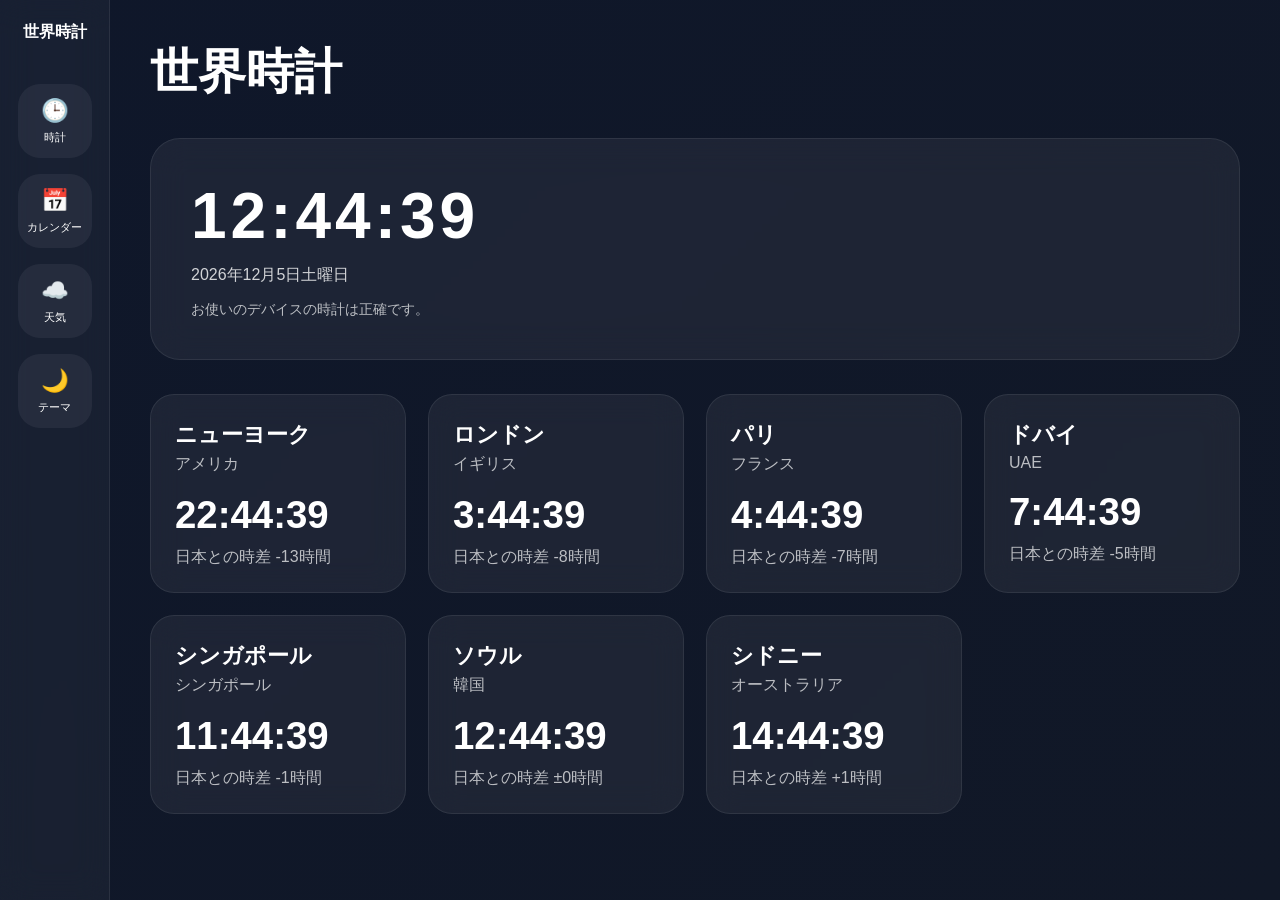
<file: index.html>
<!DOCTYPE html>
<html lang="ja">

<head>

  <meta charset="UTF-8" />

  <meta
    name="viewport"
    content="width=device-width, initial-scale=1.0"
  />

  <title>世界時計</title>

  <link
    rel="icon"
    type="image/x-icon"
    href="./assets/favicon.ico"
  />

  <link
    rel="stylesheet"
    href="style.css"
  />

</head>

<body>

  <!-- SIDEBAR -->

  <div class="sidebar">

    <div class="logo">
      世界時計
    </div>

    <button
      class="side-btn"
      onclick="showClock()"
    >
      🕒
      <span>時計</span>
    </button>

    <button
      class="side-btn"
      onclick="showCalendar()"
    >
      📅
      <span>カレンダー</span>
    </button>

    <button
      class="side-btn"
      onclick="showWeather()"
    >
      ☁️
      <span>天気</span>
    </button>

    <button
      class="side-btn"
      onclick="toggleTheme()"
    >
      🌙
      <span>テーマ</span>
    </button>

  </div>

  <!-- CONTENT -->

  <div class="content">

    <!-- CLOCK PAGE -->

    <section
      id="clock-page"
      class="page active"
    >

      <h1>世界時計</h1>

      <div class="main-clock">

        <div id="tokyo-time">
          --:--:--
        </div>

        <div id="tokyo-date">
        </div>

        <div id="clock-diff">
        </div>

      </div>

      <div
        class="grid"
        id="clock-grid"
      >
      </div>

    </section>

    <!-- CALENDAR PAGE -->

    <section
      id="calendar-page"
      class="page"
    >

      <h1>カレンダー</h1>

      <div class="calendar-container">

        <div
          class="calendar-header"
          id="calendar-title"
        >
        </div>

        <div
          class="calendar-grid"
          id="calendar-grid"
        >
        </div>

      </div>

    </section>

    <!-- WEATHER PAGE -->

    <section
      id="weather-page"
      class="page"
    >

      <h1>天気</h1>

      <div
        class="weather-grid"
        id="weather-grid"
      >
      </div>

    </section>

  </div>

  <script src="script.js"></script>

</body>
</html>
</file>
<file: style.css>
*{
  margin:0;
  padding:0;
  box-sizing:border-box;
}

body{

  font-family:
    "Segoe UI",
    sans-serif;

  background:
    linear-gradient(
      135deg,
      #0f172a,
      #111827
    );

  color:white;

  display:flex;

  min-height:100vh;

}

/* ===================================== */
/* SIDEBAR */
/* ===================================== */

.sidebar{

  width:110px;

  min-height:100vh;

  background:
    rgba(255,255,255,0.04);

  backdrop-filter:blur(16px);

  border-right:
    1px solid rgba(255,255,255,0.08);

  display:flex;

  flex-direction:column;

  align-items:center;

  padding:20px 12px;

  position:fixed;

  left:0;
  top:0;

  z-index:1000;

}

.logo{

  font-size:1rem;

  font-weight:700;

  margin-bottom:40px;

  text-align:center;

  line-height:1.5;

}

.side-btn{

  width:74px;

  height:74px;

  border:none;

  border-radius:22px;

  background:
    rgba(255,255,255,0.06);

  color:white;

  margin-bottom:16px;

  cursor:pointer;

  display:flex;

  flex-direction:column;

  align-items:center;

  justify-content:center;

  transition:0.25s;

  font-size:1.4rem;

}

.side-btn span{

  font-size:0.7rem;

  margin-top:6px;

}

.side-btn:hover{

  transform:translateY(-2px);

  background:
    rgba(255,255,255,0.12);

}

/* ===================================== */
/* CONTENT */
/* ===================================== */

.content{

  margin-left:110px;

  width:calc(100% - 110px);

}

.page{

  display:none;

  padding:40px;

}

.page.active{

  display:block;

}

h1{

  font-size:3rem;

  margin-bottom:34px;

}

/* ===================================== */
/* MAIN CLOCK */
/* ===================================== */

.main-clock{

  background:
    rgba(255,255,255,0.06);

  border:
    1px solid rgba(255,255,255,0.08);

  border-radius:30px;

  padding:40px;

  margin-bottom:34px;

  backdrop-filter:blur(18px);

  max-width:1400px;

}

#tokyo-time{

  font-size:4rem;

  font-weight:700;

  letter-spacing:4px;

}

#tokyo-date{

  margin-top:12px;

  opacity:0.8;

}

#clock-diff{

  margin-top:14px;

  opacity:0.7;

  font-size:0.9rem;

}

/* ===================================== */
/* GRID */
/* ===================================== */

.grid,
.weather-grid{

  display:grid;

  grid-template-columns:
    repeat(auto-fit,minmax(240px,1fr));

  gap:22px;

}

.card,
.weather-card{

  background:
    rgba(255,255,255,0.06);

  border:
    1px solid rgba(255,255,255,0.08);

  border-radius:24px;

  padding:24px;

  backdrop-filter:blur(16px);

}

.city-name,
.prefecture{

  font-size:1.4rem;

  font-weight:700;

}

.country{

  opacity:0.7;

  margin-top:4px;

}

.time{

  font-size:2.4rem;

  margin-top:18px;

  font-weight:700;

}

.offset{

  margin-top:10px;

  opacity:0.7;

}

/* ===================================== */
/* CALENDAR */
/* ===================================== */

.calendar-container{

  background:
    rgba(255,255,255,0.06);

  border:
    1px solid rgba(255,255,255,0.08);

  border-radius:28px;

  padding:24px;

}

.calendar-header{

  font-size:2rem;

  margin-bottom:24px;

}

.calendar-grid{

  display:grid;

  grid-template-columns:repeat(7,1fr);

  gap:10px;

}

.day-name{

  text-align:center;

  padding:10px;

  opacity:0.7;

}

.day{

  min-height:100px;

  background:
    rgba(255,255,255,0.04);

  border-radius:18px;

  padding:10px;

}

.day.today{

  border:
    1px solid white;

}

.day.holiday{

  background:
    rgba(255,80,80,0.14);

}

.day small{

  display:block;

  margin-top:8px;

  font-size:0.72rem;

  opacity:0.8;

}

/* ===================================== */
/* WEATHER */
/* ===================================== */

.weather-now{

  margin-top:18px;

  font-size:1.2rem;

}

.temp{

  margin-top:10px;

}

.tomorrow{

  margin-top:18px;

  padding:14px;

  border-radius:16px;

  background:
    rgba(255,255,255,0.05);

}

.tomorrow-title{

  margin-bottom:8px;

  font-weight:700;

}

/* ===================================== */
/* LIGHT MODE */
/* ===================================== */

body.light-mode{

  background:
    linear-gradient(
      135deg,
      #e9eef7,
      #f7f9fc
    );

  color:#111827;

}

body.light-mode .sidebar{

  background:
    rgba(255,255,255,0.72);

  border-right:
    1px solid rgba(0,0,0,0.06);

}

body.light-mode .card,
body.light-mode .main-clock,
body.light-mode .calendar-container,
body.light-mode .weather-card{

  background:
    rgba(255,255,255,0.72);

  border:
    1px solid rgba(0,0,0,0.06);

  color:#111827;

  box-shadow:
    0 10px 30px rgba(0,0,0,0.08);

}

body.light-mode .side-btn{

  background:
    rgba(255,255,255,0.8);

  color:#111827;

  border:
    1px solid rgba(0,0,0,0.08);

}

body.light-mode .side-btn:hover{

  background:
    rgba(255,255,255,1);

}

body.light-mode .country,
body.light-mode .offset,
body.light-mode #clock-diff{

  color:
    rgba(17,24,39,0.72);

}

body.light-mode .day{

  background:
    rgba(255,255,255,0.72);

}

body.light-mode .today{

  border:
    1px solid #3b82f6;

}

body.light-mode .tomorrow{

  background:
    rgba(0,0,0,0.04);

}

/* ===================================== */
/* MOBILE RESPONSIVE */
/* ===================================== */

@media(max-width:700px){

  body{

    flex-direction:column;

  }

  /* SIDEBAR → BOTTOM NAV */

  .sidebar{

    width:100%;

    height:82px;

    min-height:auto;

    position:fixed;

    left:0;
    right:0;
    bottom:0;
    top:auto;

    flex-direction:row;

    justify-content:space-around;

    align-items:center;

    padding:0;

    border-right:none;

    border-top:
      1px solid rgba(255,255,255,0.08);

  }

  .logo{

    display:none;

  }

  /* BUTTON */

  .side-btn{

    width:64px;

    height:64px;

    margin:0;

    border-radius:18px;

    font-size:1.2rem;

  }

  .side-btn span{

    font-size:0.68rem;

  }

  /* CONTENT */

  .content{

    margin-left:0;

    width:100%;

    padding-bottom:110px;

  }

  .page{

    padding:22px 14px;

  }

  h1{

    font-size:2rem;

    margin-bottom:24px;

  }

  /* MAIN CLOCK */

  .main-clock{

    padding:28px 18px;

    border-radius:22px;

  }

  #tokyo-time{

    font-size:2.3rem;

    letter-spacing:2px;

    line-height:1.2;

  }

  #tokyo-date{

    font-size:0.95rem;

  }

  #clock-diff{

    font-size:0.82rem;

    line-height:1.5;

  }

  /* GRID */

  .grid,
  .weather-grid{

    grid-template-columns:1fr;

    gap:16px;

  }

  .card,
  .weather-card{

    padding:20px;

    border-radius:18px;

  }

  .city-name,
  .prefecture{

    font-size:1.2rem;

  }

  .time{

    font-size:1.8rem;

  }

  /* CALENDAR */

  .calendar-container{

    padding:18px;

    border-radius:20px;

  }

  .calendar-header{

    font-size:1.5rem;

  }

  .calendar-grid{

    gap:6px;

  }

  .day-name{

    padding:8px 4px;

    font-size:0.78rem;

  }

  .day{

    min-height:72px;

    padding:8px 4px;

    font-size:0.82rem;

  }

  .day small{

    display:block;

    margin-top:4px;

    font-size:0.62rem;

    line-height:1.3;

  }

}
</file>
